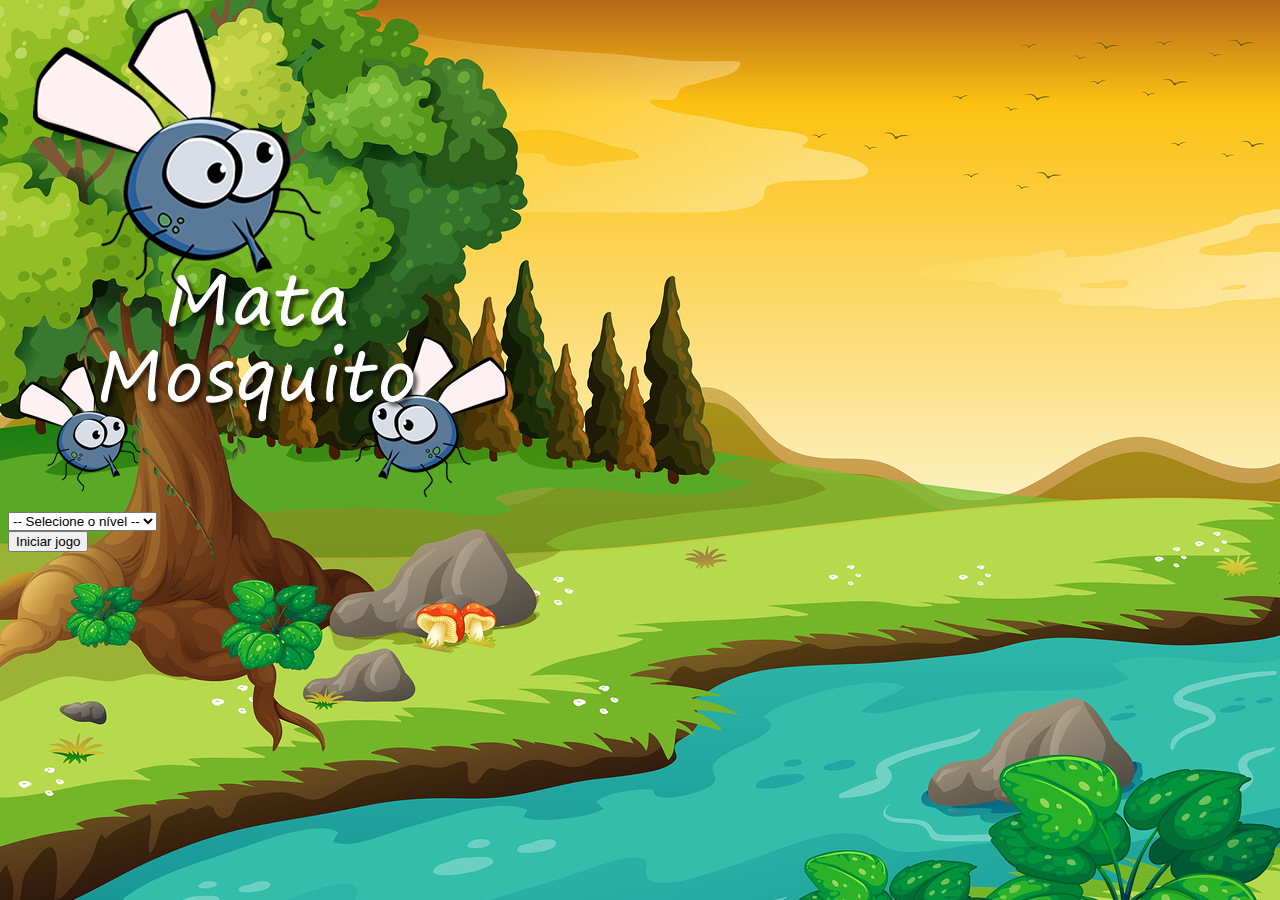
<file: index.html>
<!DOCTYPE html>
<html>

<head>
    <meta charset="utf-8">
    <title>Iniciar jogo</title>

    <link href="https://cdn.jsdelivr.net/npm/bootstrap@5.2.0/dist/css/bootstrap.min.css" rel="stylesheet"
        integrity="sha384-gH2yIJqKdNHPEq0n4Mqa/HGKIhSkIHeL5AyhkYV8i59U5AR6csBvApHHNl/vI1Bx" crossorigin="anonymous">

    <link rel="stylesheet" href="estilo.css">

    <script>
        function inciarJogo() {
            var nivel = document.getElementById('nivel').value;

            if (nivel === '') {
                alert('Selecione um nível de dificuldade:');
                return false;
            }

            window.location.href='app.html?' + nivel;
        }
    </script>
</head>

<body>

    <div class="container">
        <div class="row">
            <div class="col">
                <div class="d-flex justify-content-center">
                    <img src="imagens/game.png">
                </div>
            </div>
        </div>
        <div class="row">
            <div class="col">
                <div class="d-flex justify-content-center">
                    <div class="mb-2">
                        <select id="nivel" class="form-control">
                            <option value="">-- Selecione o nível --</option>
                            <option value="normal">Normal</option>
                            <option value="dificil">Difícil</option>
                            <option value="chucknorris">Chuck Norris</option>
                        </select>
                    </div>
                </div>
            </div>
        </div>
        <div class="row">
            <div class="col">
                <div class="d-flex justify-content-center">
                    <button type="button" class="btn btn-danger btn-lg" onclick="inciarJogo();">Iniciar jogo</button>
                </div>
            </div>
        </div>
    </div>

</body>

</html>
</file>
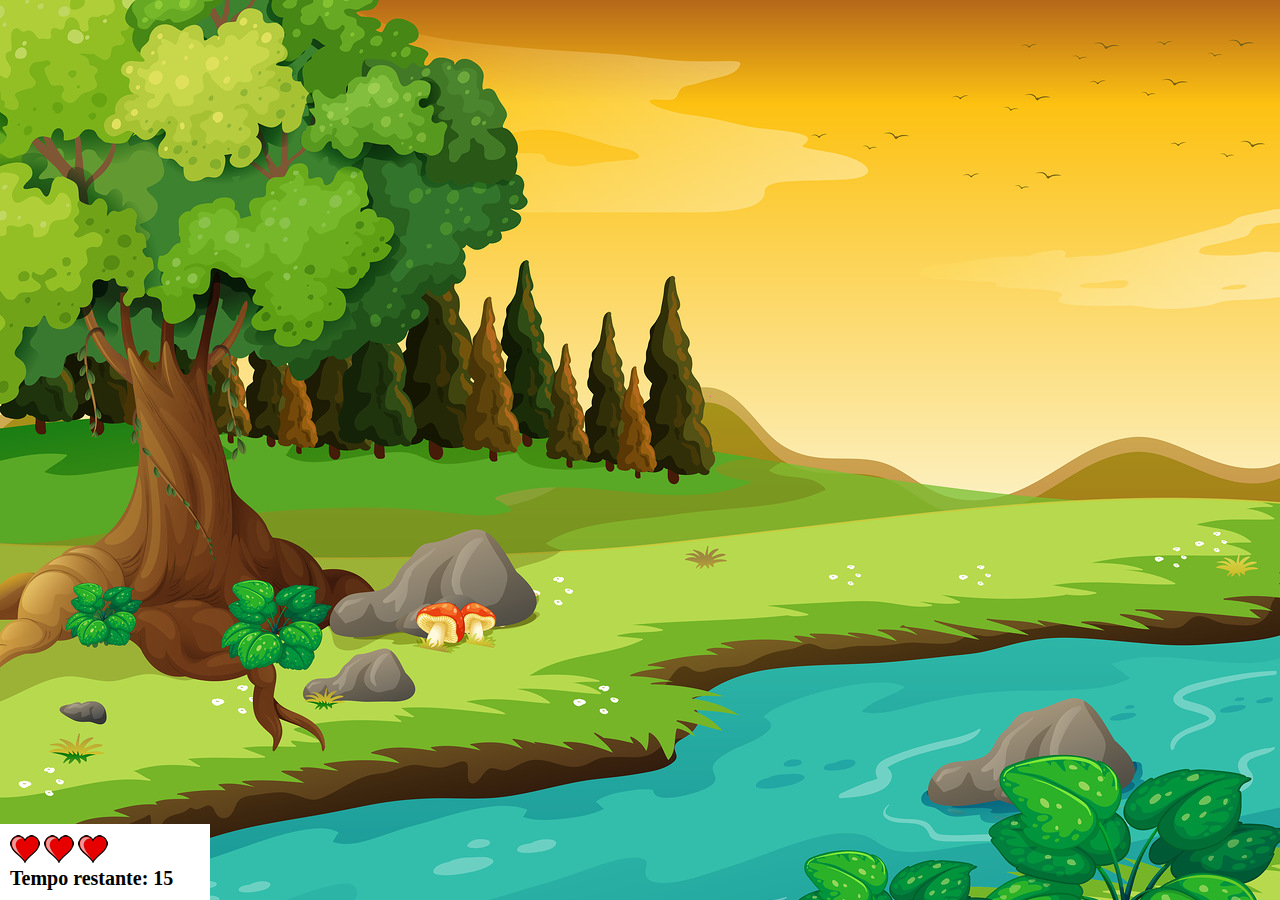
<file: app.html>
<!DOCTYPE html>
<html>
<head>
    <meta charset="UTF-8">
    <meta http-equiv="X-UA-Compatible" content="IE=edge">
    <meta name="viewport" content="width=device-width, initial-scale=1.0">
    <title>Jogo - Mata Mosquito</title> 

    <script src="jogo.js"></script>
    <link rel="stylesheet" href="estilo.css">
</head>
<body onresize="ajustaTamanhoPalcoJogo();">

    <div class="painel">
        <div class="vidas">
            <img id="v1" src="imagens/coracao_cheio.png" alt="">
            <img id="v2" src="imagens/coracao_cheio.png" alt="">
            <img id="v3" src="imagens/coracao_cheio.png" alt="">
        </div>

        <div class="cronometro">Tempo restante: <span id="cronometro"></span></div>
    </div>
    
    <script>

        document.getElementById('cronometro').innerHTML = tempo;


        var criaMosquitos = setInterval(function(){
            posicaoRamdomica();
        }, criaMosquitoTempo);
    </script>

</body>

</html>
</file>
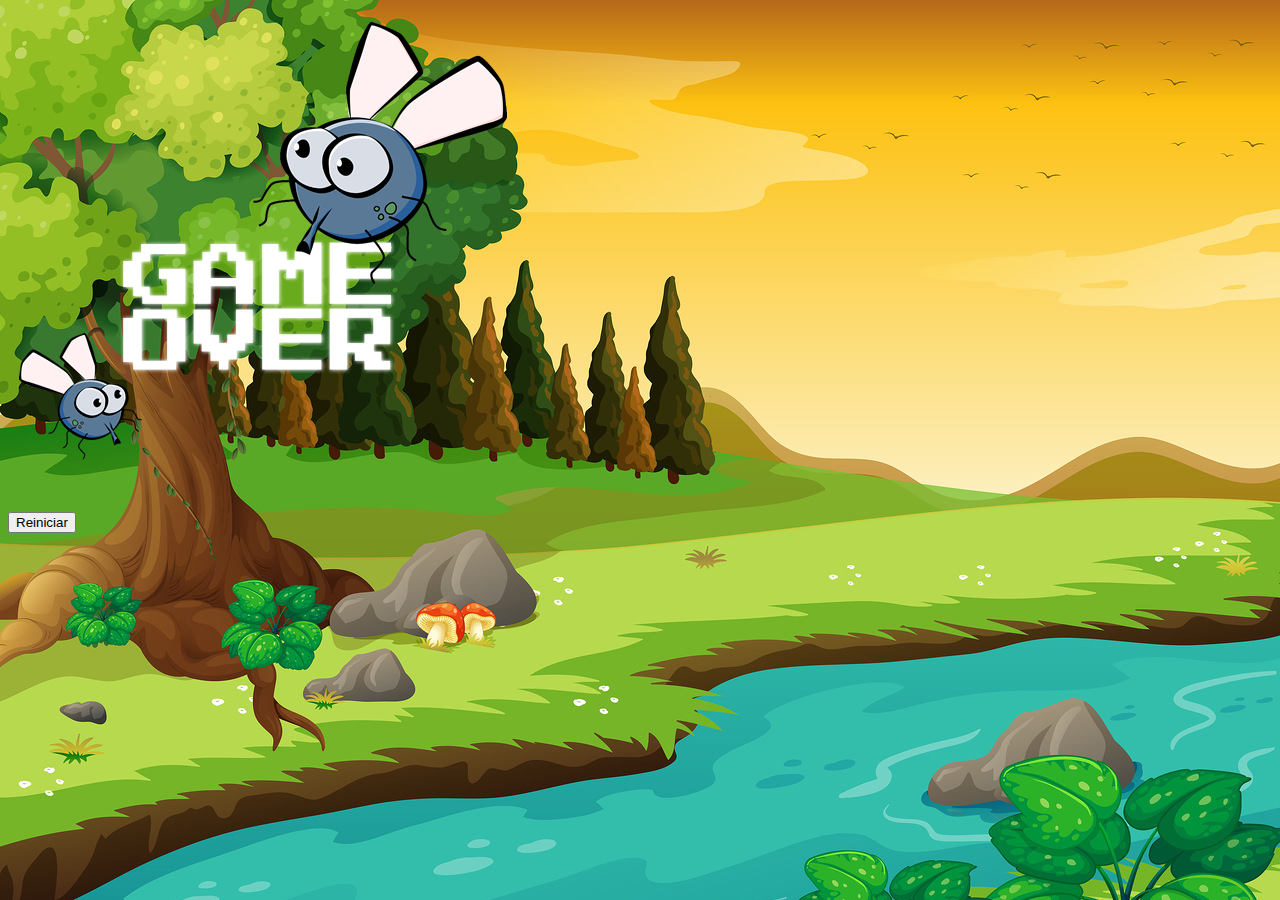
<file: fim_de_jogo.html>
<!DOCTYPE html>
<html>

<head>
    <title>Fim de Jogo</title>

    <link href="https://cdn.jsdelivr.net/npm/bootstrap@5.2.0/dist/css/bootstrap.min.css" rel="stylesheet"
        integrity="sha384-gH2yIJqKdNHPEq0n4Mqa/HGKIhSkIHeL5AyhkYV8i59U5AR6csBvApHHNl/vI1Bx" crossorigin="anonymous">

    <link rel="stylesheet" href="estilo.css">
</head>

<body>

    <div class="container">
        <div class="row">
            <div class="col">
                <div class="d-flex justify-content-center">
                    <img src="imagens/game_over.png">
                </div>
            </div>
        </div>
        <div class="row">
            <div class="col">
                <div class="d-flex justify-content-center">
                    <button type="button" class="btn btn-dark btn-lg" onclick="window.location.href='index.html'">Reiniciar</button>
                </div>
            </div>
        </div>
    </div>

</body>

</html>
</file>
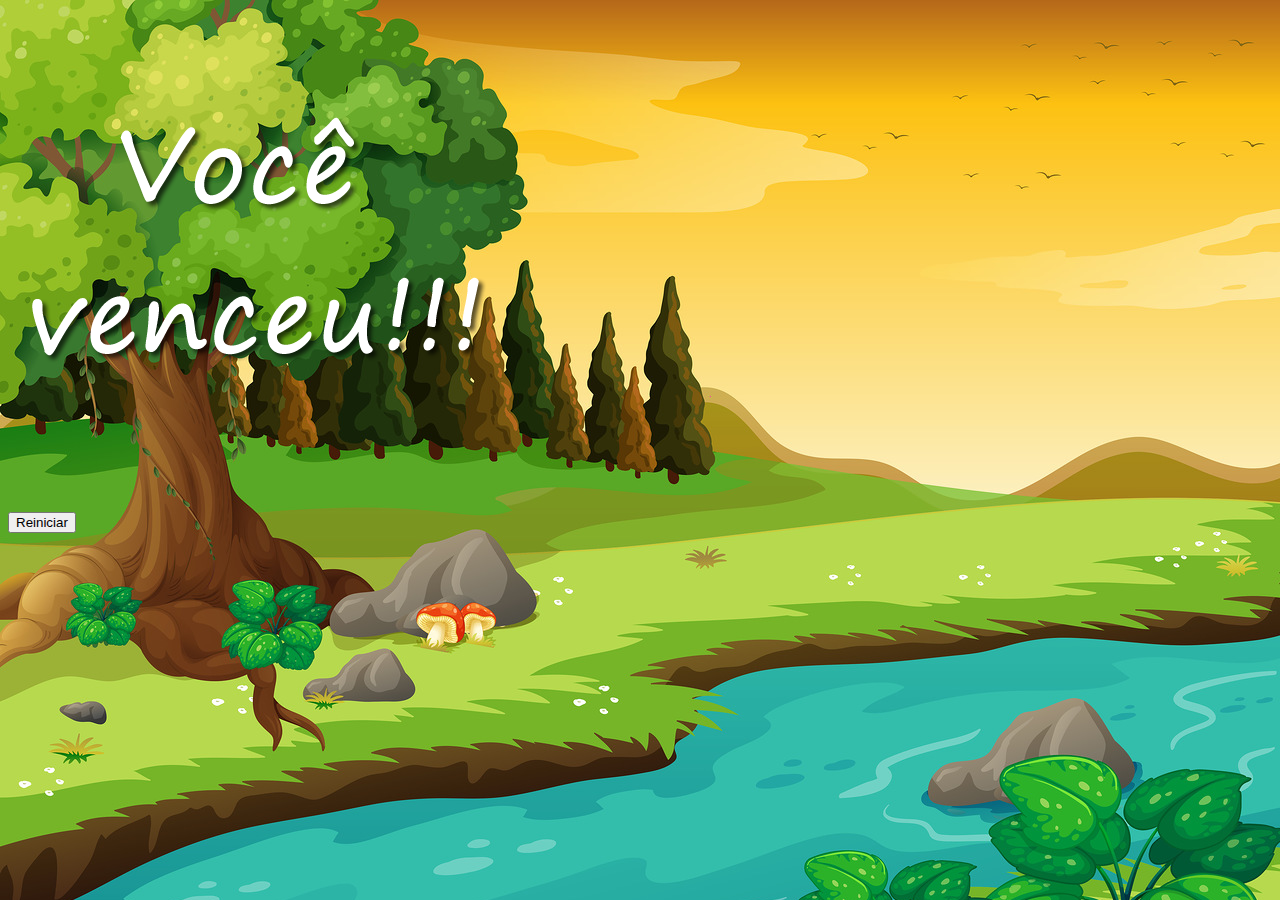
<file: vitoria.html>
<!DOCTYPE html>
<html>

<head>
    <meta charset="utf-8">
    <title>Vitória</title>

    <link href="https://cdn.jsdelivr.net/npm/bootstrap@5.2.0/dist/css/bootstrap.min.css" rel="stylesheet"
        integrity="sha384-gH2yIJqKdNHPEq0n4Mqa/HGKIhSkIHeL5AyhkYV8i59U5AR6csBvApHHNl/vI1Bx" crossorigin="anonymous">

    <link rel="stylesheet" href="estilo.css">
</head>

<body>

    <div class="container">
        <div class="row">
            <div class="col">
                <div class="d-flex justify-content-center">
                    <img src="imagens/vitoria.png">
                </div>
            </div>
        </div>
        <div class="row">
            <div class="col">
                <div class="d-flex justify-content-center">
                    <button type="button" class="btn btn-dark btn-lg" onclick="window.location.href='index.html'">Reiniciar</button>
                </div>
            </div>
        </div>
    </div>

</body>

</html>
</file>
<file: estilo.css>
html {
    cursor: url('imagens/mata_mosquito.png') 30 30, auto;
}

body {
    background-image: url('imagens/bg.jpg');
    background-repeat: no-repeat;
    background-size: 100%;
}

.mosquito1 {
    width: 50px;
    height: 50px;
}

.mosquito2 {
    width: 70px;
    height: 70px;
}

.mosquito3{
    width: 90px;
    height: 90px;
}

.ladoA {
    transform: scaleX(1);
}

.ladoB {
    transform: scaleX(-1);
}

.painel {
    position: absolute;
    width: 190px;
    padding: 10px;
    left: 0px;
    bottom: 0px;
    border-top: solid 1px #fff;
    background-color: #fff;
    /* opacity: 0.7; */
}

.vidas {
    float: left;
}

.cronometro {
    float:  left;
    font-size: 20px;
    font-weight: bold;
}
</file>
